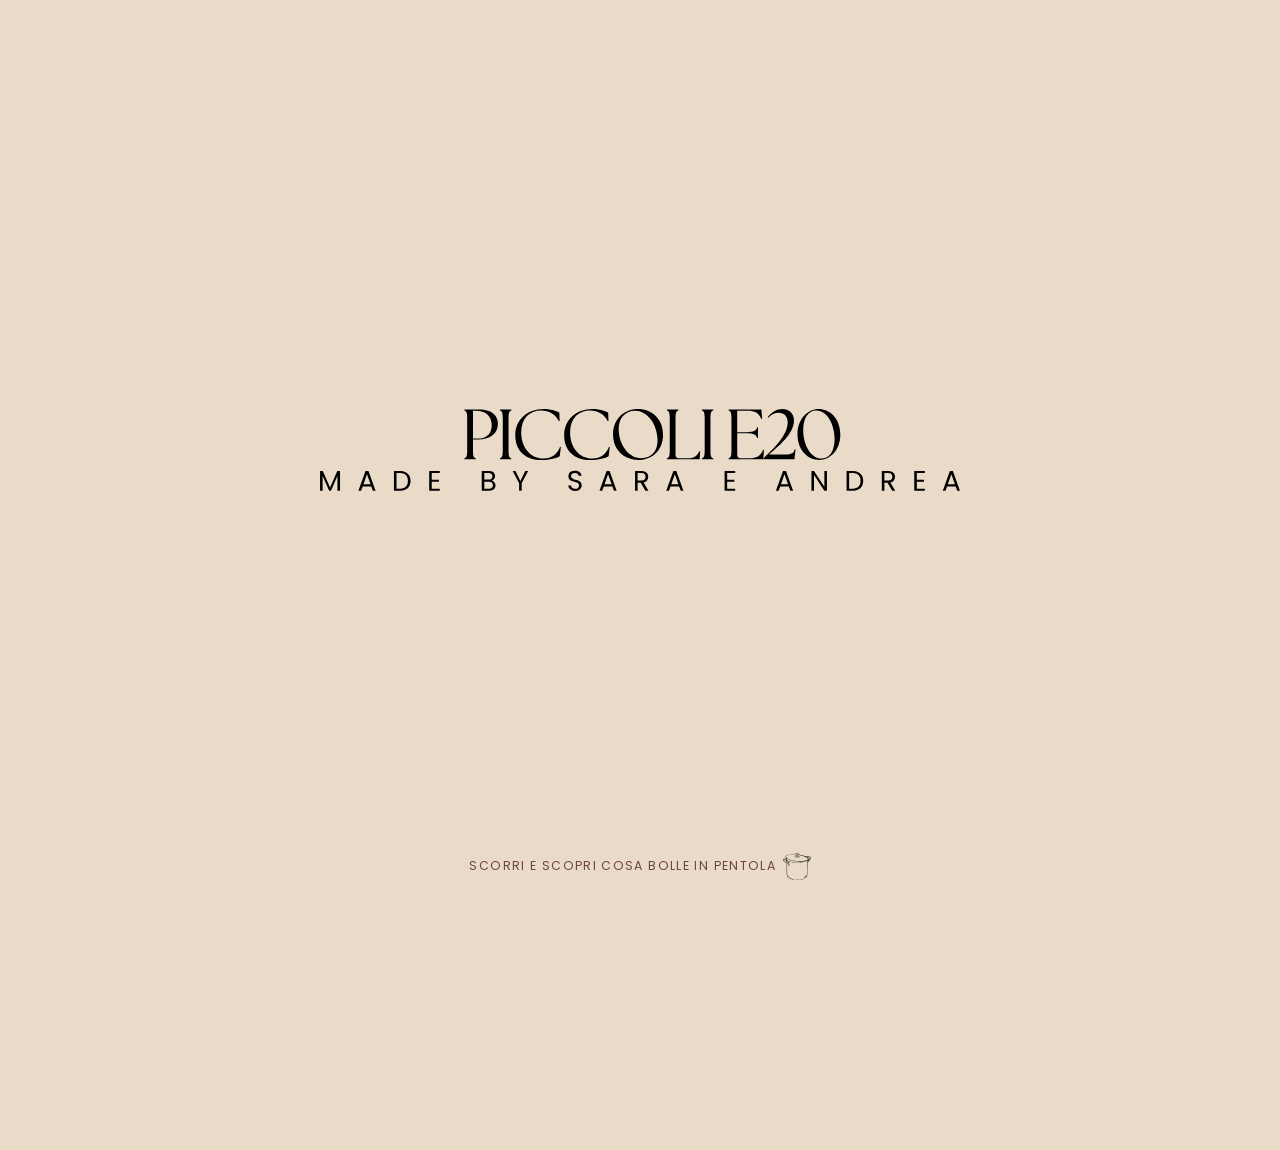
<file: index.html>
<!DOCTYPE html>
<html lang="it">
  <head>
    <meta charset="UTF-8" />
    <meta name="viewport" content="width=device-width, initial-scale=1" />
    <title>PICCOLIE20</title>
    <meta
      name="description"
      content="Piccoli e20 cucina a domicilio. Non serve un mega evento per fare una grande festa. In tavola con Camporelle."
    />
    <meta name="theme-color" content="#eadbc8" />
    <link rel="icon" href="assets/favicon.png" type="image/png" />
    <link rel="preconnect" href="https://fonts.googleapis.com" />
    <link rel="preconnect" href="https://fonts.gstatic.com" crossorigin />
    <link href="https://fonts.googleapis.com/css2?family=Instrument+Serif:ital@1&family=Poppins:wght@400;500;700;900&display=swap" rel="stylesheet" />
    <link rel="stylesheet" href="styles.css" />
    <script>
      (function () {
        try {
          if (sessionStorage.getItem("piccoli-intro") === "done") return;
          if (window.matchMedia("(prefers-reduced-motion: reduce)").matches) return;
          document.documentElement.classList.add("intro");
        } catch (e) {}
      })();
    </script>
  </head>
  <body>
    <div class="intro-screen" aria-hidden="true">
      <img class="intro-mark" src="assets/LogoPiccoliE20.svg" alt="" width="1472" height="187" />
      <div class="intro-cue">
        <p class="intro-cue-text">Scorri e scopri cosa bolle in pentola</p>
        <img class="intro-pot" src="assets/pentola.svg" alt="" width="192" height="193" />
      </div>
    </div>
    <a class="skip" href="#contenuto">Vai al contenuto</a>
    <header class="site-header">
      <a class="logo" href="index.html"><img src="assets/LogoPiccoliE20.svg" alt="Piccoli e20" width="1472" height="187" /></a>
      <button class="nav-toggle" type="button" aria-expanded="false" aria-controls="menu-pagine" aria-label="Apri il menu">
        <span class="nav-toggle-icon" aria-hidden="true"></span>
      </button>
      <nav class="nav" id="menu-pagine" aria-label="Pagine">
        <a href="index.html" aria-current="page">Home</a>
        <a href="chi-siamo.html">Chi siamo</a>
        <a href="contatti.html">Contatti</a>
      </nav>
    </header>

    <main class="page home" id="contenuto">
      <p class="kicker">Chef a domicilio</p>
      <h1>Non serve un mega evento <br />per fare una <em>grande festa.</em></h1>
      <div class="story">
        <p class="lead">
          <span class="who">Andrea</span> e <span class="who">Sara</span> vengono a casa vostra e cucinano per voi.
        </p>
        <p class="punch">
          Non è un <span class="nope">catering</span>. È un'<em>esperienza</em>.
        </p>
        <p>
          Niente menù fissi. Parla la <span class="who">stagione</span>. Brunch, cene a tema o cene a caso:
          tu immagina, <em>noi cuciniamo</em>.
        </p>
        <p>
          Ci accordiamo sui piatti, <em>cuciniamo in diretta</em> nella vostra cucina e ci godiamo la festa con voi fino alla fine.
          Zero buffet preconfezionati e zero schemi rigidi: solo il piacere di fare le cose <span class="who">insieme</span>.
        </p>
      </div>
      <a class="btn" href="contatti.html">Scrivici</a>

      <section class="collab" aria-label="Collaborazione con Camporelle">
        <div class="collab-layout">
          <div>
            <p class="kicker">UN TOCCO IN PIÙ</p>
            <h2>
              <span>Piccoli e20</span>
              <span class="x">in cucina</span>
              <span class="script">Camporelle</span>
              <span class="x">per l'allestimento</span>
            </h2>
            <p>Il cuore del nostro servizio è la cucina a casa vostra. Ma se volete trasformare la tavola
              in un’esperienza visiva indimenticabile, CAMPORELLE firma l’allestimento botanico e poetico della serata.</p>
            <a href="https://www.instagram.com/camporelle_/" target="_blank" rel="noopener noreferrer">@camporelle_</a>
          </div>
          <div class="paths">
            <article>
              <p class="tag">In due</p>
              <h3>Cucina & allestimento</h3>
              <p>Noi pensiamo al menu e al servizio, CAMPORELLE veste la tavola con il suo stile: fiori freschi,
                dettagli bohémienne e l’atmosfera giusta per farvi sognare.</p>
            </article>
            <article>
              <p class="tag">Solo noi</p>
              <h3>Cucina & tavola essenziale</h3>
              <p>Pensiamo noi alla cucina e allestiamo una tavola semplice e curata. Piatti, bicchieri e zero orpelli:
                solo la spontaneità dei nostri piatti a casa tua.</p>
            </article>
          </div>
        </div>
      </section>
    </main>

    <footer class="site-footer">
      <a class="logo" href="index.html"><img src="assets/LogoPiccoliE20.svg" alt="Piccoli e20" width="1472" height="187" /></a>
      <a data-wa href="https://wa.me/393407774806">WhatsApp</a>
    </footer>
    <script src="script.js"></script>
  </body>
</html>
</file>
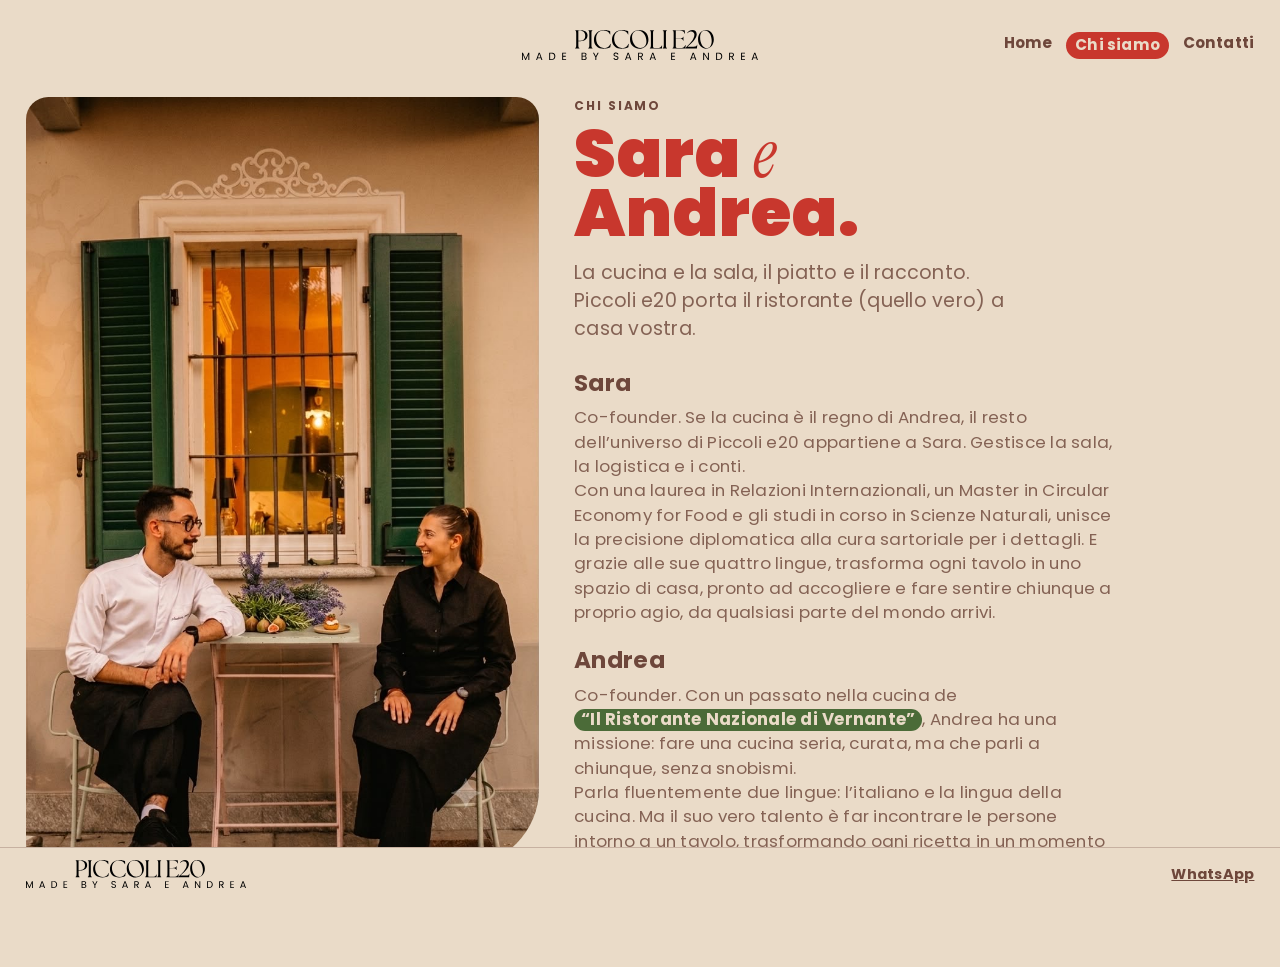
<file: chi-siamo.html>
<!DOCTYPE html>
<html lang="it">
  <head>
    <meta charset="UTF-8" />
    <meta name="viewport" content="width=device-width, initial-scale=1" />
    <title>Chi siamo</title>
    <meta name="description" content="Sara Giordano e Andrea, co-founder di Piccoli e20. Chef a domicilio." />
    <meta name="theme-color" content="#eadbc8" />
    <link rel="icon" href="assets/favicon.svg" type="image/png" />
    <link rel="preconnect" href="https://fonts.googleapis.com" />
    <link rel="preconnect" href="https://fonts.gstatic.com" crossorigin />
    <link href="https://fonts.googleapis.com/css2?family=Instrument+Serif:ital@1&family=Poppins:wght@400;500;700;900&display=swap" rel="stylesheet" />
    <link rel="stylesheet" href="styles.css" />
  </head>
  <body>
    <a class="skip" href="#contenuto">Vai al contenuto</a>
    <header class="site-header">
      <a class="logo" href="index.html"><img src="assets/LogoPiccoliE20.svg" alt="Piccoli e20" width="1472" height="187" /></a>
      <button class="nav-toggle" type="button" aria-expanded="false" aria-controls="menu-pagine" aria-label="Apri il menu">
        <span class="nav-toggle-icon" aria-hidden="true"></span>
      </button>
      <nav class="nav" id="menu-pagine" aria-label="Pagine">
        <a href="index.html">Home</a>
        <a href="chi-siamo.html" aria-current="page">Chi siamo</a>
        <a href="contatti.html">Contatti</a>
      </nav>
    </header>

    <main class="page people" id="contenuto">
      <div class="people-top">
        <figure class="people-photo">
          <img
            src="assets/PHOTO-2026-07-15-19-28-56.JPG"
            alt="Sara e Andrea"
            width="843"
            height="1264"
          />
        </figure>
        <div class="people-copy">
          <p class="kicker">Chi siamo</p>
          <h1>Sara <em>e</em> Andrea.</h1>
          <p class="lead">La cucina e la sala, il piatto e il racconto. Piccoli e20 porta il ristorante (quello vero) a casa vostra.</p>
          <div class="duo">
            <article>
              <h2>Sara</h2>
              <p>
                Co-founder. Se la cucina è il regno di Andrea, il resto dell’universo di Piccoli e20 appartiene a Sara. Gestisce
                la sala, la logistica e i conti. <br>Con una laurea in Relazioni Internazionali, un Master in Circular Economy for
                Food e gli studi in corso in Scienze Naturali, unisce la precisione diplomatica alla cura sartoriale per i dettagli.
                E grazie alle sue quattro lingue, trasforma ogni tavolo in uno spazio di casa, pronto ad accogliere e fare sentire
                chiunque a proprio agio, da qualsiasi parte del mondo arrivi.
              </p>
            </article>
            <article>
              <h2>Andrea</h2>
              <p>
                Co-founder. Con un passato nella cucina de <span class="who">“Il Ristorante Nazionale di Vernante”</span>,
                Andrea ha una missione: fare una cucina seria, curata, ma che parli a chiunque, senza snobismi. <br>
                Parla fluentemente due lingue: l’italiano e la lingua della cucina. Ma il suo vero talento è far incontrare 
                le persone intorno a un tavolo, trasformando ogni ricetta in un momento da condividere.
              </p>
            </article>
          </div>
        </div>
      </div>
    </main>

    <footer class="site-footer">
      <a class="logo" href="index.html"><img src="assets/LogoPiccoliE20.svg" alt="Piccoli e20" width="1472" height="187" /></a>
      <a data-wa href="https://wa.me/393407774806">WhatsApp</a>
    </footer>
    <script src="script.js"></script>
  </body>
</html>
</file>
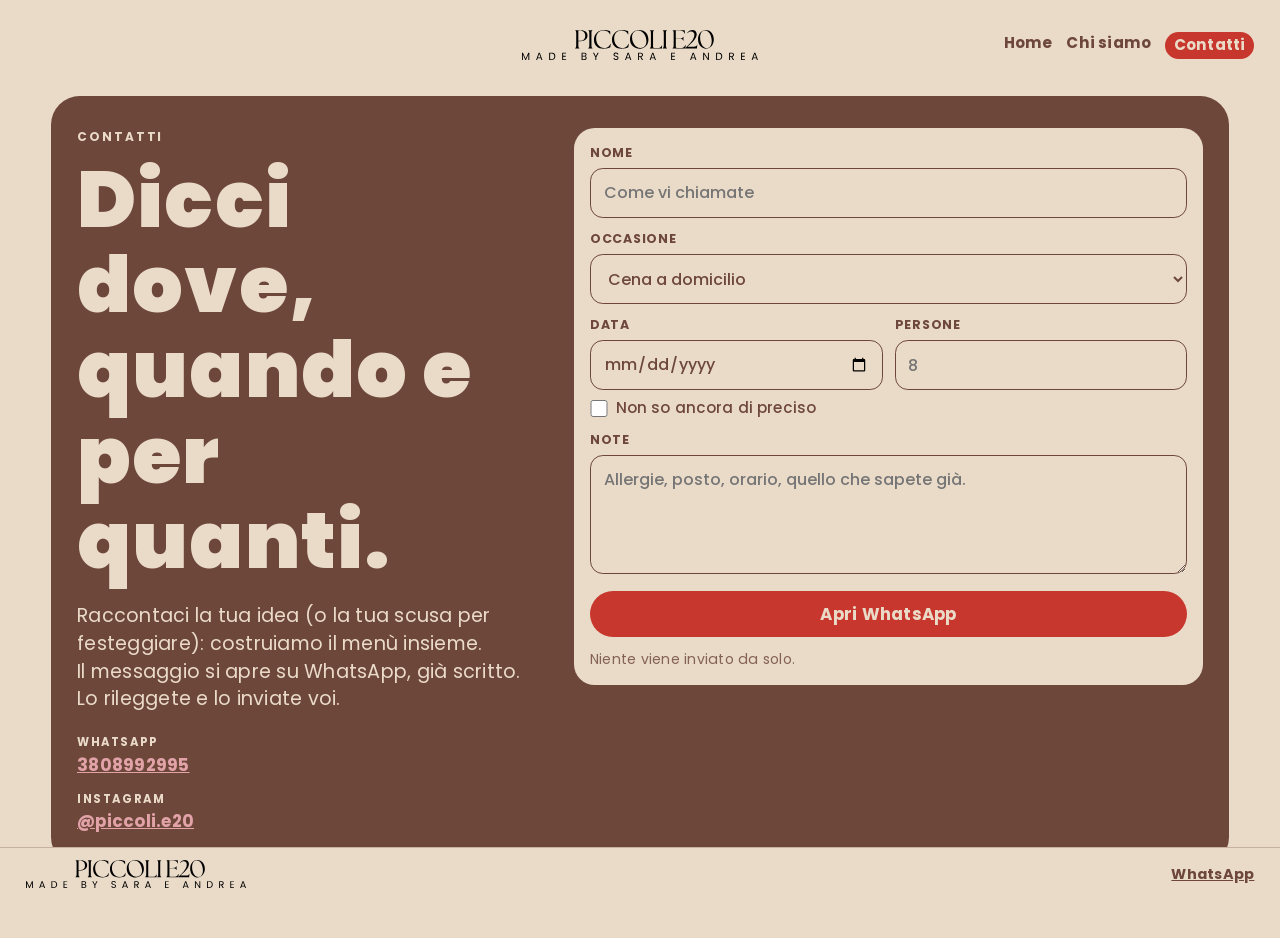
<file: contatti.html>
<!DOCTYPE html>
<html lang="it">
  <head>
    <meta charset="UTF-8" />
    <meta name="viewport" content="width=device-width, initial-scale=1" />
    <title>Contatti</title>
    <meta name="description" content="Scrivi a Piccoli e20 su WhatsApp per prenotare o avere informazioni." />
    <meta name="theme-color" content="#6e473b" />
    <link rel="icon" href="assets/favicon.svg" type="image/png" />
    <link rel="preconnect" href="https://fonts.googleapis.com" />
    <link rel="preconnect" href="https://fonts.gstatic.com" crossorigin />
    <link href="https://fonts.googleapis.com/css2?family=Instrument+Serif:ital@1&family=Poppins:wght@400;500;700;900&display=swap" rel="stylesheet" />
    <link rel="stylesheet" href="styles.css" />
  </head>
  <body>
    <a class="skip" href="#contenuto">Vai al contenuto</a>
    <header class="site-header">
      <a class="logo" href="index.html"><img src="assets/LogoPiccoliE20.svg" alt="Piccoli e20" width="1472" height="187" /></a>
      <button class="nav-toggle" type="button" aria-expanded="false" aria-controls="menu-pagine" aria-label="Apri il menu">
        <span class="nav-toggle-icon" aria-hidden="true"></span>
      </button>
      <nav class="nav" id="menu-pagine" aria-label="Pagine">
        <a href="index.html">Home</a>
        <a href="chi-siamo.html">Chi siamo</a>
        <a href="contatti.html" aria-current="page">Contatti</a>
      </nav>
    </header>

    <main class="page contact-page" id="contenuto">
      <section class="contact">
        <div>
          <p class="kicker">Contatti</p>
          <h1>Dicci dove, quando e per quanti.</h1>
          <p class="lead">
            Raccontaci la tua idea (o la tua scusa per festeggiare): costruiamo il menù insieme.<br />
            Il messaggio si apre su WhatsApp, già scritto. Lo rileggete e lo inviate voi.
          </p>
          <ul class="contact-meta">
            <li>
              <span>WhatsApp</span>
              <a data-wa href="https://wa.me/393407774806">3808992995</a>
            </li>
            <li>
              <span>Instagram</span>
              <a href="https://www.instagram.com/piccoli.e20/" target="_blank" rel="noopener noreferrer">@piccoli.e20</a>
            </li>
          </ul>
        </div>

        <form class="card" id="prenota">
          <label>
            Nome
            <input name="nome" type="text" autocomplete="name" required placeholder="Come vi chiamate" />
          </label>
          <label>
            Occasione
            <select name="occasione">
              <option value="una cena a domicilio">Cena a domicilio</option>
              <option value="un brunch">Brunch</option>
              <option value="un pranzo di festa">Pranzo di festa</option>
              <option value="un compleanno">Compleanno</option>
              <option value="un battesimo o un giorno speciale">Battesimo o giorno speciale</option>
              <option value="avere più informazioni">Voglio solo più informazioni</option>
            </select>
          </label>
          <div class="pair">
            <div class="date-field">
              <label>
                Data
                <input name="data" type="date" />
              </label>
              <label class="check">
                <input name="data_incerta" type="checkbox" />
                Non so ancora di preciso
              </label>
            </div>
            <label>
              Persone
              <input name="persone" type="number" min="1" inputmode="numeric" placeholder="8" />
            </label>
          </div>
          <label>
            Note
            <textarea name="messaggio" rows="4" placeholder="Allergie, posto, orario, quello che sapete già."></textarea>
          </label>
          <button class="btn btn-block" type="submit">Apri WhatsApp</button>
          <p class="form-note">Niente viene inviato da solo.</p>
        </form>
      </section>
    </main>
    <footer class="site-footer">
      <a class="logo" href="index.html"><img src="assets/LogoPiccoliE20.svg" alt="Piccoli e20" width="1472" height="187" /></a>
      <a data-wa href="https://wa.me/393407774806">WhatsApp</a>
    </footer>
    <script src="script.js"></script>
  </body>
</html>
</file>
<file: styles.css>
/*
  Palette precedente (palette 6), per tornare indietro:
  --rosa: #febbdf; --giallo: #fff4be; --burgundi: #44000f; --arancio: #fe5a37;
  --paper: #fff6eb; --ink: burgundi; --bordeaux: burgundi;
  Pannelli scuri: burgundi. Titoli su scuro: arancio. Resto su scuro: rosa.
  Bottoni e nav attiva: arancio con testo burgundi.
*/
:root {
  --rosso: #c8372d;
  --verde: #4b6b38;
  --rosa: #e2a3a8;
  --beige: #eadbc8;
  --marrone: #6e473b;
  --grigio: #8c959a;
  --giallo: var(--beige);
  --arancio: var(--rosso);
  --burgundi: var(--marrone);
  --bordeaux: var(--marrone);
  --paper: var(--beige);
  --ink: var(--marrone);
  --muted: color-mix(in srgb, var(--marrone) 82%, var(--beige));
  --pink: var(--marrone);
  --pink-deep: var(--marrone);
  --yellow: var(--beige);
  --green: var(--verde);
  --line: rgba(110, 71, 59, 0.28);
  color-scheme: light;
}

* { box-sizing: border-box; }
html { scroll-behavior: smooth; }
body {
  margin: 0;
  min-height: 100vh;
  background: var(--paper);
  color: var(--ink);
  font-family: Poppins, "Avenir Next", "Segoe UI", sans-serif;
  font-weight: 400;
  font-size: 1.05rem;
  line-height: 1.45;
  letter-spacing: 0.015em;
}
img { max-width: 100%; display: block; }
a { color: inherit; }
button, input, select, textarea { font: inherit; color: inherit; }
h1, h2, p { margin: 0; }
::selection { background: var(--rosa); color: var(--marrone); }

.skip {
  position: absolute;
  left: 1rem;
  top: -4rem;
  background: var(--ink);
  color: var(--paper);
  padding: 0.55rem 0.75rem;
  z-index: 5;
}
.skip:focus { top: 0.6rem; }

.site-header {
  display: flex;
  align-items: center;
  justify-content: flex-end;
  gap: 1rem;
  min-height: 5.65rem;
  padding: 0 1.15rem;
  position: sticky;
  top: 0;
  z-index: 5;
  background: var(--paper);
}
.logo {
  position: absolute;
  left: 50%;
  top: 50%;
  transform: translate(-50%, -50%);
  display: flex;
  align-items: center;
  text-decoration: none;
}
.logo img {
  display: block;
  height: 30px;
  width: auto;
  max-width: none;
}
.nav {
  display: flex;
  flex-wrap: nowrap;
  justify-content: flex-end;
  gap: 0.35rem 0.85rem;
}
.nav a {
  text-decoration: none;
  font-weight: 700;
  font-size: 0.95rem;
  white-space: nowrap;
  flex: none;
}
.nav a[aria-current="page"] {
  background: var(--rosso);
  color: var(--beige);
  border-radius: 999px;
  padding: 0.15rem 0.55rem;
}
.nav-toggle {
  display: none;
  align-items: center;
  justify-content: center;
  width: 2.6rem;
  height: 2.6rem;
  margin: 0;
  padding: 0;
  border: 0;
  background: transparent;
  color: var(--marrone);
  cursor: pointer;
}
.nav-toggle-icon {
  position: relative;
  width: 1.05rem;
  height: 0.75rem;
  flex: none;
}
.nav-toggle-icon::before,
.nav-toggle-icon::after {
  content: "";
  position: absolute;
  left: 0;
  right: 0;
  height: 2px;
  border-radius: 1px;
  background: currentColor;
}
.nav-toggle-icon::before { top: 0; box-shadow: 0 0.32rem 0 currentColor; }
.nav-toggle-icon::after { bottom: 0; }
.site-header.is-open .nav-toggle-icon::before,
.site-header.is-open .nav-toggle-icon::after {
  top: 50%;
  bottom: auto;
  box-shadow: none;
}
.site-header.is-open .nav-toggle-icon::before { transform: translateY(-50%) rotate(45deg); }
.site-header.is-open .nav-toggle-icon::after { transform: translateY(-50%) rotate(-45deg); }
a:focus-visible, button:focus-visible, input:focus-visible, select:focus-visible, textarea:focus-visible {
  outline: 2px solid var(--arancio);
  outline-offset: 3px;
}

.page {
  padding: 0.4rem clamp(0.9rem, 2.8vw, 1.15rem) 1.4rem;
}
.kicker {
  font-size: 0.75rem;
  font-weight: 700;
  letter-spacing: 0.16em;
  text-transform: uppercase;
  color: var(--pink-deep);
  margin-bottom: 0.7rem;
}
h1, .collab h2 {
  font-weight: 900;
}
h2, h3, .story .punch {
  font-weight: 700;
}
h1, h2, h3, .story .punch, .btn, .nav a, .nav-toggle, .who, .nope, .collab a {
  letter-spacing: 0.015em;
}
h1 {
  line-height: 0.86;
  font-size: clamp(3.4rem, 12vw, 8.4rem);
  max-width: 11ch;
}
.home h1 {
  max-width: none;
  width: 100%;
  font-size: clamp(2rem, 8.4vw, 4.4rem);
  line-height: 0.9;
  text-wrap: balance;
  color: var(--rosso);
}
.home h1 br { display: none; }
.home h1 em { color: var(--rosa); letter-spacing: -0.065em; }
h1 em {
  font-family: "Instrument Serif", Georgia, serif;
  font-style: italic;
  font-weight: 400;
  letter-spacing: -0.06em;
  color: var(--pink);
}
.lead {
  margin-top: 1.15rem;
  max-width: 28rem;
  font-size: 1.2rem;
  color: var(--muted);
}
.story {
  margin-top: 1.35rem;
  display: grid;
  gap: 0.85rem;
  max-width: 40rem;
}
.story p {
  margin: 0;
  font-size: 1.18rem;
  color: var(--ink);
}
.story .lead {
  margin-top: 0;
  max-width: none;
  font-size: clamp(1.35rem, 2vw, 1.7rem);
  line-height: 1.35;
  color: var(--ink);
  font-weight: 500;
}
.story .punch {
  margin: 0;
  font-size: clamp(1.45rem, 3vw, 2.45rem);
  font-weight: 700;
  line-height: 1.05;
  color: var(--ink);
}
.story .punch em {
  font-family: "Instrument Serif", Georgia, serif;
  font-style: italic;
  font-weight: 400;
  letter-spacing: -0.045em;
  color: var(--pink);
}
.who {
  display: inline-block;
  max-width: 100%;
  padding: 0.02em 0.42em 0.08em;
  background: var(--verde);
  border-radius: 999px;
  color: var(--beige);
  font-weight: 700;
  line-height: 1.2;
  text-wrap: balance;
}
.lead .who:last-of-type { background: var(--rosa); color: var(--marrone); }
.nope {
  position: relative;
  display: inline-block;
  color: var(--pink-deep);
  font-weight: 700;
}
.nope::after {
  content: "";
  position: absolute;
  left: -0.08em;
  right: -0.08em;
  top: 54%;
  height: 0.13em;
  border-radius: 999px;
  background: var(--arancio);
  transform: rotate(-7deg);
}
.story em {
  font-family: "Instrument Serif", Georgia, serif;
  font-style: italic;
  font-weight: 400;
  font-size: 1.18em;
  color: var(--pink);
  letter-spacing: 0;
}

.collab {
  margin-top: 2.4rem;
  padding: 1.4rem 1.15rem 1.5rem;
  border-radius: 1.6rem;
  background: var(--rosa);
  color: var(--marrone);
}
.collab .kicker,
.collab p,
.collab a { color: var(--marrone); }
.collab h2 { color: var(--rosso); }
.collab h2 .x { color: var(--marrone); }
.collab h2 {
  font-size: clamp(2.05rem, 14cqw, 5.1rem);
  line-height: 0.86;
  font-weight: 900;
  max-width: 100%;
}
.collab h2 span {
  display: block;
}
.collab h2 .x,
.collab h2 .script {
  font-family: "Instrument Serif", Georgia, serif;
  font-style: italic;
  font-weight: 400;
  letter-spacing: 0;
}
.collab h2 .x {
  font-size: 0.55em;
  margin-top: 0.22em;
}
.collab h2 .script {
  color: inherit;
}
.collab p {
  margin-top: 0.9rem;
  max-width: none;
  font-size: 1.05rem;
}
.collab a {
  display: inline-block;
  margin-top: 1rem;
  font-weight: 700;
  text-decoration: none;
  border-bottom: 2px solid currentColor;
}
.paths {
  display: grid;
  gap: 0.75rem;
  margin-top: 1.15rem;
}
.paths article {
  background: var(--paper);
  color: var(--bordeaux);
  border-radius: 1.15rem;
  padding: 0.95rem 1rem 1.05rem;
}
.paths .tag {
  margin: 0;
  font-size: 0.72rem;
  font-weight: 700;
  letter-spacing: 0.14em;
  text-transform: uppercase;
  color: var(--pink-deep);
}
.paths h3 {
  margin: 0.2rem 0 0.35rem;
  font-size: clamp(1.45rem, 2vw, 1.85rem);
  line-height: 1.12;
  max-width: 100%;
  text-wrap: balance;
}
.paths article p:last-child {
  margin: 0;
  max-width: none;
  font-size: 1.02rem;
  color: var(--muted);
}
.paths article h3 {
  display: inline-block;
}
.paths article:first-child h3 {
  background: var(--verde);
  color: var(--beige);
  border-radius: 999px;
  padding: 0.12em 0.45em 0.16em;
}
.paths article:last-child h3 {
  background: var(--rosa);
  color: var(--marrone);
  border-radius: 999px;
  padding: 0.12em 0.45em 0.16em;
}
.collab-layout { display: grid; gap: 0.4rem; }
.collab-layout > * { min-width: 0; }
.collab-layout > div:first-child { container-type: inline-size; }

.btn {
  display: inline-flex;
  align-items: center;
  justify-content: center;
  min-height: 2.9rem;
  margin-top: 1.4rem;
  padding: 0.65rem 1.15rem;
  border: 0;
  border-radius: 999px;
  background: var(--rosso);
  color: var(--beige);
  text-decoration: none;
  font-weight: 700;
  cursor: pointer;
}
.btn:hover { background: var(--marrone); color: var(--beige); }
.btn-block { width: 100%; margin-top: 0.3rem; }

.people h1 {
  max-width: 8ch;
  font-size: clamp(2.55rem, 5.2vw, 5.1rem);
  color: var(--arancio);
}
.people h1 em { color: var(--arancio); }
.people .lead { max-width: 28rem; }
.people-photo {
  margin: 1.3rem 0 0;
}
.people-photo img {
  width: 100%;
  height: auto;
  object-fit: contain;
  border-radius: 1.4rem 1.4rem 4.8rem 1.4rem;
}
.duo {
  display: grid;
  gap: 1.15rem;
  margin-top: 1.35rem;
}
.duo article h2 {
  font-size: 1.45rem;
  margin-bottom: 0.3rem;
}
.duo p { color: var(--muted); max-width: 34rem; }
.sign {
  margin: 2.4rem 0 0;
  font-family: "Instrument Serif", Georgia, serif;
  font-style: italic;
  font-size: clamp(1.8rem, 4vw, 2.6rem);
  letter-spacing: 0;
}

body:has(.contact-page) {
  min-height: 100dvh;
  display: flex;
  flex-direction: column;
}
.contact-page {
  flex: 1;
  display: flex;
  flex-direction: column;
  justify-content: safe center;
  padding-top: 0.35rem;
  padding-bottom: 0.35rem;
}
.contact {
  margin-top: 0;
  padding: 1.5rem 1.15rem 2rem;
  border-radius: 1.7rem;
  background: var(--bordeaux);
  color: var(--rosa);
}
.contact .kicker,
.contact .lead,
.contact-meta span,
.contact-meta a { color: var(--beige); }
.contact > div:first-child {
  container-type: inline-size;
  min-width: 0;
}
.contact h1 {
  color: var(--beige);
  font-size: clamp(2.35rem, min(11.5vw, 17cqw), 5.6rem);
  max-width: 12ch;
  line-height: 1.08;
}
.contact .lead { color: var(--beige); }
.contact-meta {
  list-style: none;
  padding: 0;
  margin: 1.3rem 0 0;
  display: grid;
  gap: 0.85rem;
}
.contact-meta li { display: grid; gap: 0.12rem; }
.contact-meta span {
  font-size: 0.72rem;
  font-weight: 700;
  letter-spacing: 0.14em;
  text-transform: uppercase;
  color: var(--beige);
}
.contact-meta a { font-weight: 700; color: var(--rosa); }

.card {
  margin-top: 1.4rem;
  background: var(--paper);
  color: var(--ink);
  border-radius: 1.3rem;
  padding: 1rem;
  display: grid;
  gap: 0.75rem;
}
.card label {
  display: grid;
  gap: 0.35rem;
  font-size: 0.78rem;
  font-weight: 700;
  letter-spacing: 0.06em;
  text-transform: uppercase;
}
.card input, .card select, .card textarea {
  width: 100%;
  min-width: 0;
  max-width: 100%;
  border: 1.5px solid var(--marrone);
  background: var(--beige);
  border-radius: 0.8rem;
  padding: 0.75rem 0.8rem;
  font-size: 1rem;
  font-weight: 500;
  letter-spacing: 0;
  text-transform: none;
}
.card input,
.card select {
  height: 3.15rem;
}
.date-field,
.date-field label {
  min-width: 0;
  max-width: 100%;
}
.card input[type="date"] {
  display: block;
  align-self: start;
  width: 100%;
  max-width: 100%;
  min-width: 0;
  min-inline-size: 0;
  height: 3.15rem;
  min-height: 0;
  max-height: 3.15rem;
  padding: 0 0.8rem;
  line-height: 1;
  overflow: hidden;
  -webkit-appearance: none;
  appearance: none;
}
.card input[type="date"]::-webkit-date-and-time-value {
  display: block;
  min-width: 0;
  min-height: 0;
  margin: 0;
  line-height: 3.15rem;
  text-align: left;
}
.card textarea { resize: vertical; }
.pair { display: grid; gap: 0.75rem; }
.pair > * { min-width: 0; }
.form-note { margin: 0; color: var(--muted); font-size: 0.88rem; }
.date-field { display: grid; gap: 0.45rem; align-content: start; }
.card label.check {
  display: flex;
  flex-direction: row;
  align-items: flex-start;
  min-width: 0;
  gap: 0.5rem;
  font-size: 0.95rem;
  font-weight: 500;
  letter-spacing: 0.01em;
  text-transform: none;
  color: var(--marrone);
}
.card label.check input {
  width: 1.1rem;
  height: 1.1rem;
  margin: 0.15rem 0 0;
  flex: none;
  accent-color: var(--rosso);
}

.site-footer {
  position: fixed;
  left: 0;
  right: 0;
  bottom: 0;
  z-index: 6;
  display: flex;
  justify-content: space-between;
  align-items: center;
  gap: 1rem;
  padding: 0.75rem 1.15rem calc(0.75rem + env(safe-area-inset-bottom));
  background: var(--paper);
  border-top: 1px solid var(--line);
  color: var(--muted);
  font-size: 0.9rem;
}
.site-footer a { font-weight: 700; color: var(--ink); }
.site-footer .logo {
  position: static;
  top: auto;
  left: auto;
  transform: none;
}
.site-footer .logo img { height: 28px; }
body { padding-bottom: calc(4.2rem + env(safe-area-inset-bottom)); }

@media (max-width: 519px) {
  .collab { padding: 1.15rem 0.95rem 1.25rem; border-radius: 1.25rem; }
  .contact { padding: 1.25rem 0.95rem 1.5rem; border-radius: 1.3rem; }
  .paths article { padding: 0.85rem 0.85rem 0.95rem; }
}

@media (max-width: 879px) {
  .nav-toggle { display: inline-flex; }
  .nav {
    display: none;
    position: absolute;
    top: calc(100% - 0.15rem);
    right: 0.9rem;
    left: auto;
    min-width: 12.5rem;
    flex-direction: column;
    align-items: stretch;
    gap: 0.15rem;
    padding: 0.4rem;
    background: var(--beige);
    border: 1.5px solid var(--marrone);
    border-radius: 1rem;
    box-shadow: 0 0.7rem 1.6rem rgba(110, 71, 59, 0.14);
  }
  .site-header.is-open .nav { display: flex; }
  .nav a,
  .nav a[aria-current="page"] {
    font-size: 1.05rem;
    padding: 0.55rem 0.8rem;
    border-radius: 999px;
  }
}

@media (max-width: 719px) {
  .site-header {
    flex-wrap: nowrap;
    min-height: 4.5rem;
    padding: 0 0.9rem;
  }
  .logo img { height: 26px; }
  .people-photo { margin-bottom: 0.7rem; }
  .people-photo img { border-radius: 1.4rem; }
}

@media (max-width: 359px) {
  .logo img { height: 22px; }
}

@media (max-width: 879px) {
  .site-footer .logo {
    font-size: 0.9rem;
    font-weight: 700;
  }
  .site-footer .logo img {
    width: 8.8ch;
    height: auto;
  }
}

@media (max-width: 1039px) {
  .paths article { container-type: inline-size; }
  .paths h3 { font-size: clamp(0.94rem, 6.4cqw, 1.45rem); }
}

@media (min-width: 720px) {
  .page { padding-inline: 1.6rem; }
  .site-header, .site-footer, .contact { padding-inline: 1.6rem; }
  .pair {
    grid-template-columns: minmax(0, 1fr) minmax(0, 1fr);
    align-items: start;
  }
  .people .duo { grid-template-columns: 1fr; }
  .people-top {
    display: grid;
    grid-template-columns: 0.86fr 1.14fr;
    gap: 2.2rem;
    align-items: stretch;
  }
  .people-copy {
    display: flex;
    flex-direction: column;
  }
  .people .sign {
    margin-top: auto;
    padding-top: 2.6rem;
  }
  .people-photo { margin: 0; }
  .people-photo img {
    width: 100%;
    height: auto;
    object-fit: contain;
  }
  .people .duo { margin-top: 1.5rem; gap: 1.25rem; }
  .collab { padding: 2rem 1.8rem 2.1rem; }
  .collab-layout {
    grid-template-columns: minmax(0, 1fr) minmax(0, 1fr);
    gap: 1.25rem 1.6rem;
    align-items: center;
  }
  .collab h2 { font-size: clamp(2.05rem, 3.4vw, 3.4rem); }
  .collab .paths { margin-top: 0; }
  .contact {
    border-radius: 1.8rem;
    margin: 0 1.6rem;
    padding: 2rem 1.6rem;
  }
}

@media (min-width: 880px) {
  .contact {
    display: grid;
    grid-template-columns: minmax(0, 0.85fr) minmax(0, 1.15fr);
    gap: clamp(1.4rem, 3vw, 2rem);
    align-items: start;
  }
  .card { margin-top: 0; }
}

@media (max-height: 520px) and (min-width: 700px) {
  .contact-page { justify-content: flex-start; }
  .contact { padding-block: 1.15rem; }
}

@media (min-width: 1040px) {
  .home h1 {
    font-size: calc((100vw - 3.6rem) / 15.6);
    line-height: 0.88;
    text-wrap: wrap;
  }
  .home h1 br { display: inline; }
  .collab-layout {
    grid-template-columns: 1.05fr 0.95fr;
    gap: 1.4rem 2rem;
  }
  .collab h2 { font-size: clamp(2.5rem, 4vw, 4.15rem); }
  .story {
    max-width: none;
    grid-template-columns: 1fr;
    gap: 0.85rem;
  }
  .story .lead,
  .story .punch,
  .story p { grid-column: 1 / -1; }
  .story .punch,
  .story p { max-width: 48rem; }
  .story .lead {
    max-width: none;
    white-space: nowrap;
    font-size: clamp(1.15rem, 1.55vw, 1.6rem);
  }
}

.intro-screen {
  display: none;
}
html.intro {
  overflow: hidden;
  height: 100%;
  touch-action: none;
}
html.intro body {
  overflow: hidden;
  height: 100%;
}
html.intro .skip,
html.intro .site-header,
html.intro .page,
html.intro .site-footer {
  visibility: hidden;
}
html.intro .intro-screen {
  display: flex;
  position: fixed;
  inset: 0;
  z-index: 40;
  align-items: center;
  justify-content: center;
  background: var(--beige);
}
.intro-mark,
.intro-cue {
  transition: opacity 0.7s cubic-bezier(0.22, 0.61, 0.36, 1);
}
.intro-mark {
  width: 50vw;
  height: auto;
  max-width: none;
}
.intro-cue {
  position: absolute;
  left: 0;
  right: 0;
  bottom: max(1.25rem, env(safe-area-inset-bottom));
  display: flex;
  align-items: center;
  justify-content: center;
  gap: 0.45rem;
  padding: 0 0.9rem;
  color: var(--marrone);
  pointer-events: none;
}
.intro-cue-text {
  margin: 0;
  font-family: Poppins, "Avenir Next", "Segoe UI", sans-serif;
  font-weight: 400;
  font-size: clamp(0.58rem, 2.15vw, 0.78rem);
  letter-spacing: 0.11em;
  line-height: 1.15;
  text-transform: uppercase;
  white-space: nowrap;
}
.intro-pot {
  width: 1.7rem;
  height: auto;
  flex: none;
}
html.intro .intro-screen {
  transition: opacity 0.45s ease;
}
html.intro .intro-screen.is-gone {
  opacity: 0;
}
@media (max-width: 879px) {
  .intro-mark { width: 75vw; }
}
html.intro.intro-exit .skip,
html.intro.intro-exit .site-header,
html.intro.intro-exit .page,
html.intro.intro-exit .site-footer {
  visibility: visible;
}
html.intro.intro-exit .intro-screen {
  pointer-events: none;
}

@media (prefers-reduced-motion: reduce) {
  html { scroll-behavior: auto; }
  .nav-toggle-icon::before,
  .nav-toggle-icon::after,
  .intro-mark,
  .intro-cue,
  html.intro .intro-screen { transition: none; }
}
</file>
